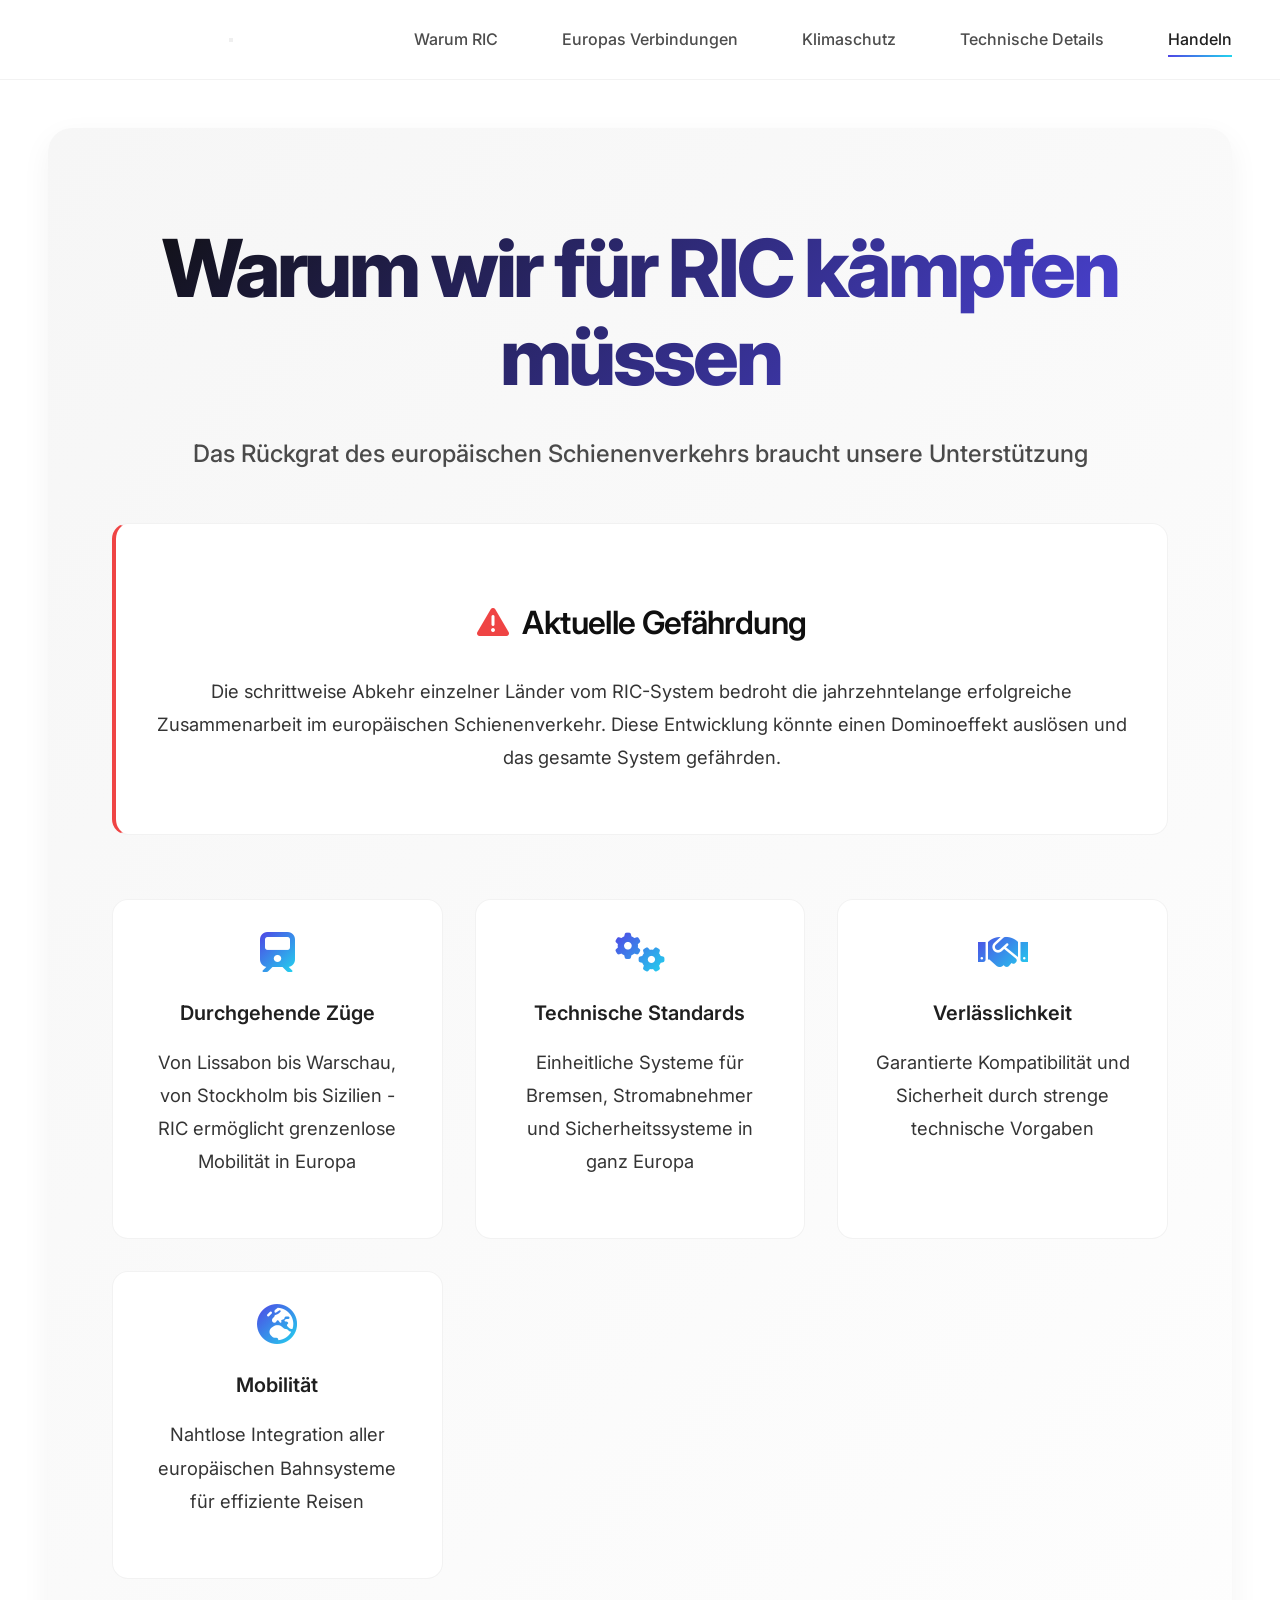
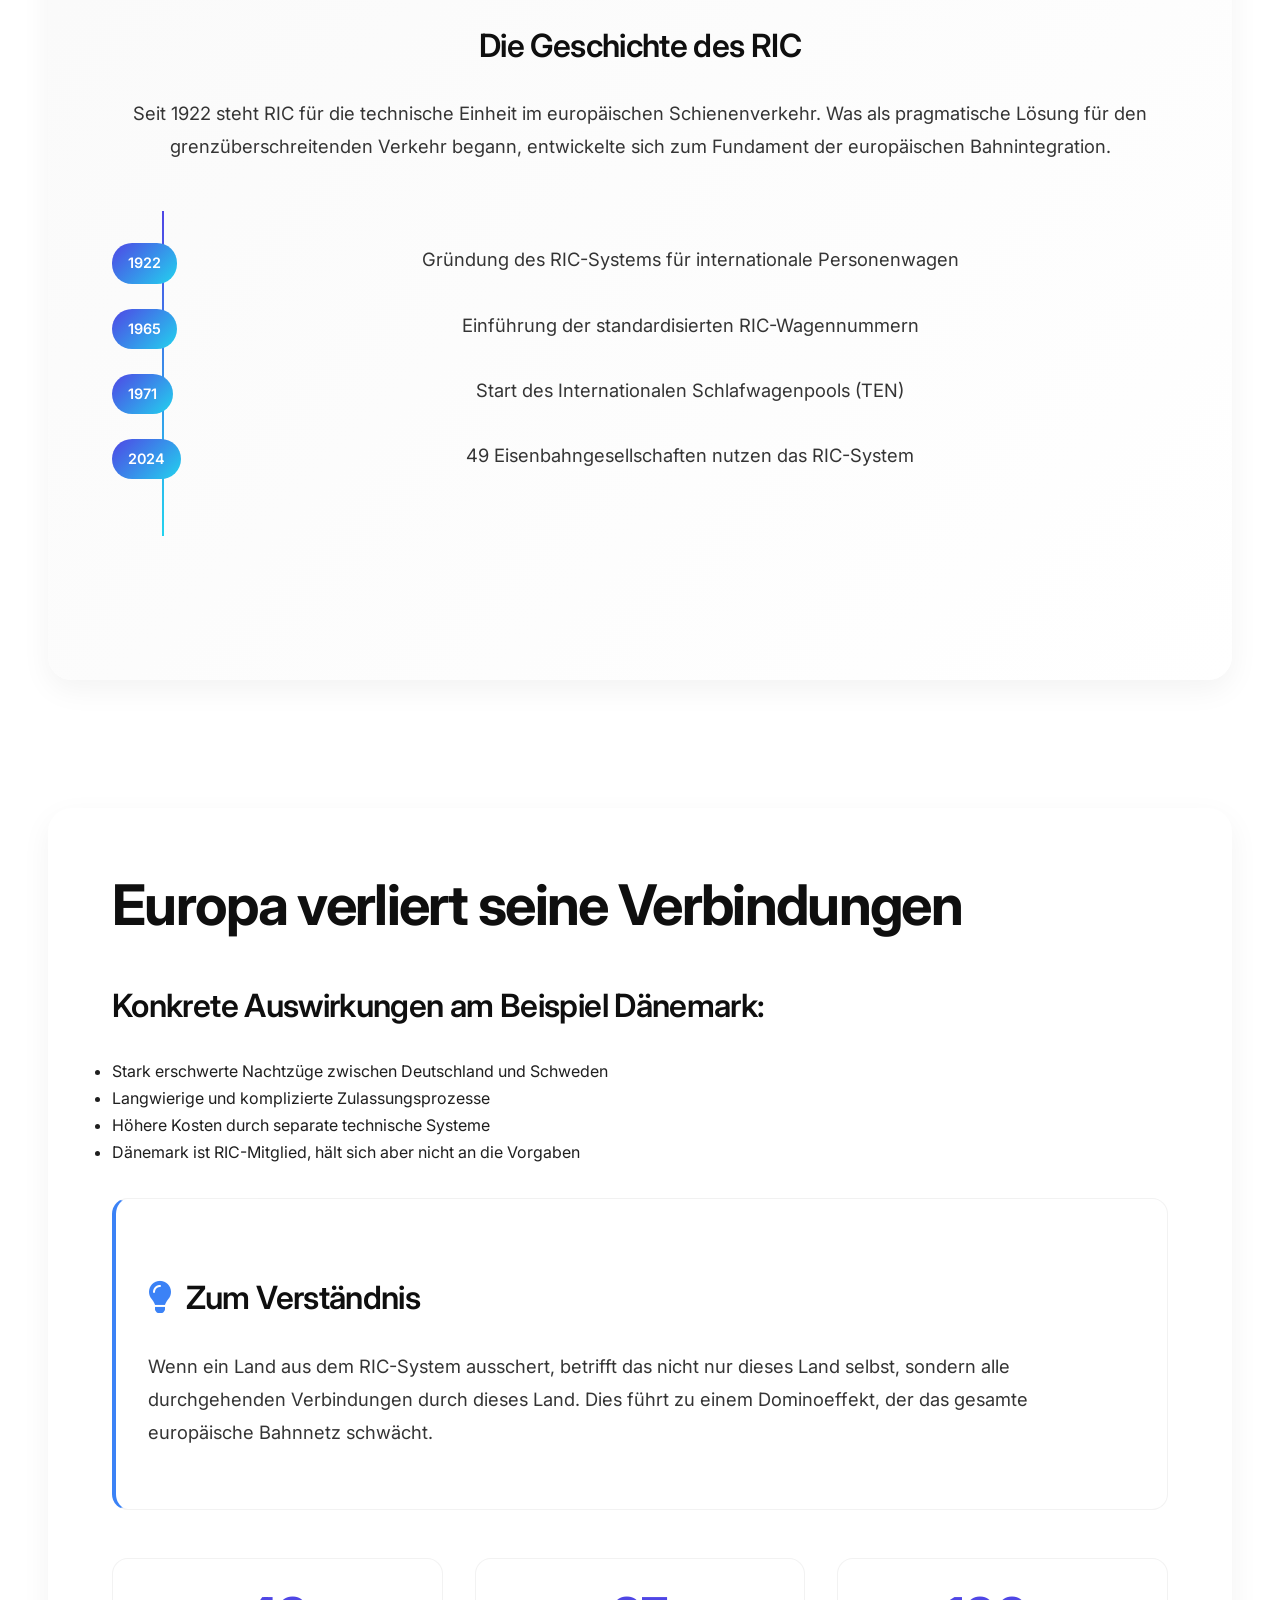
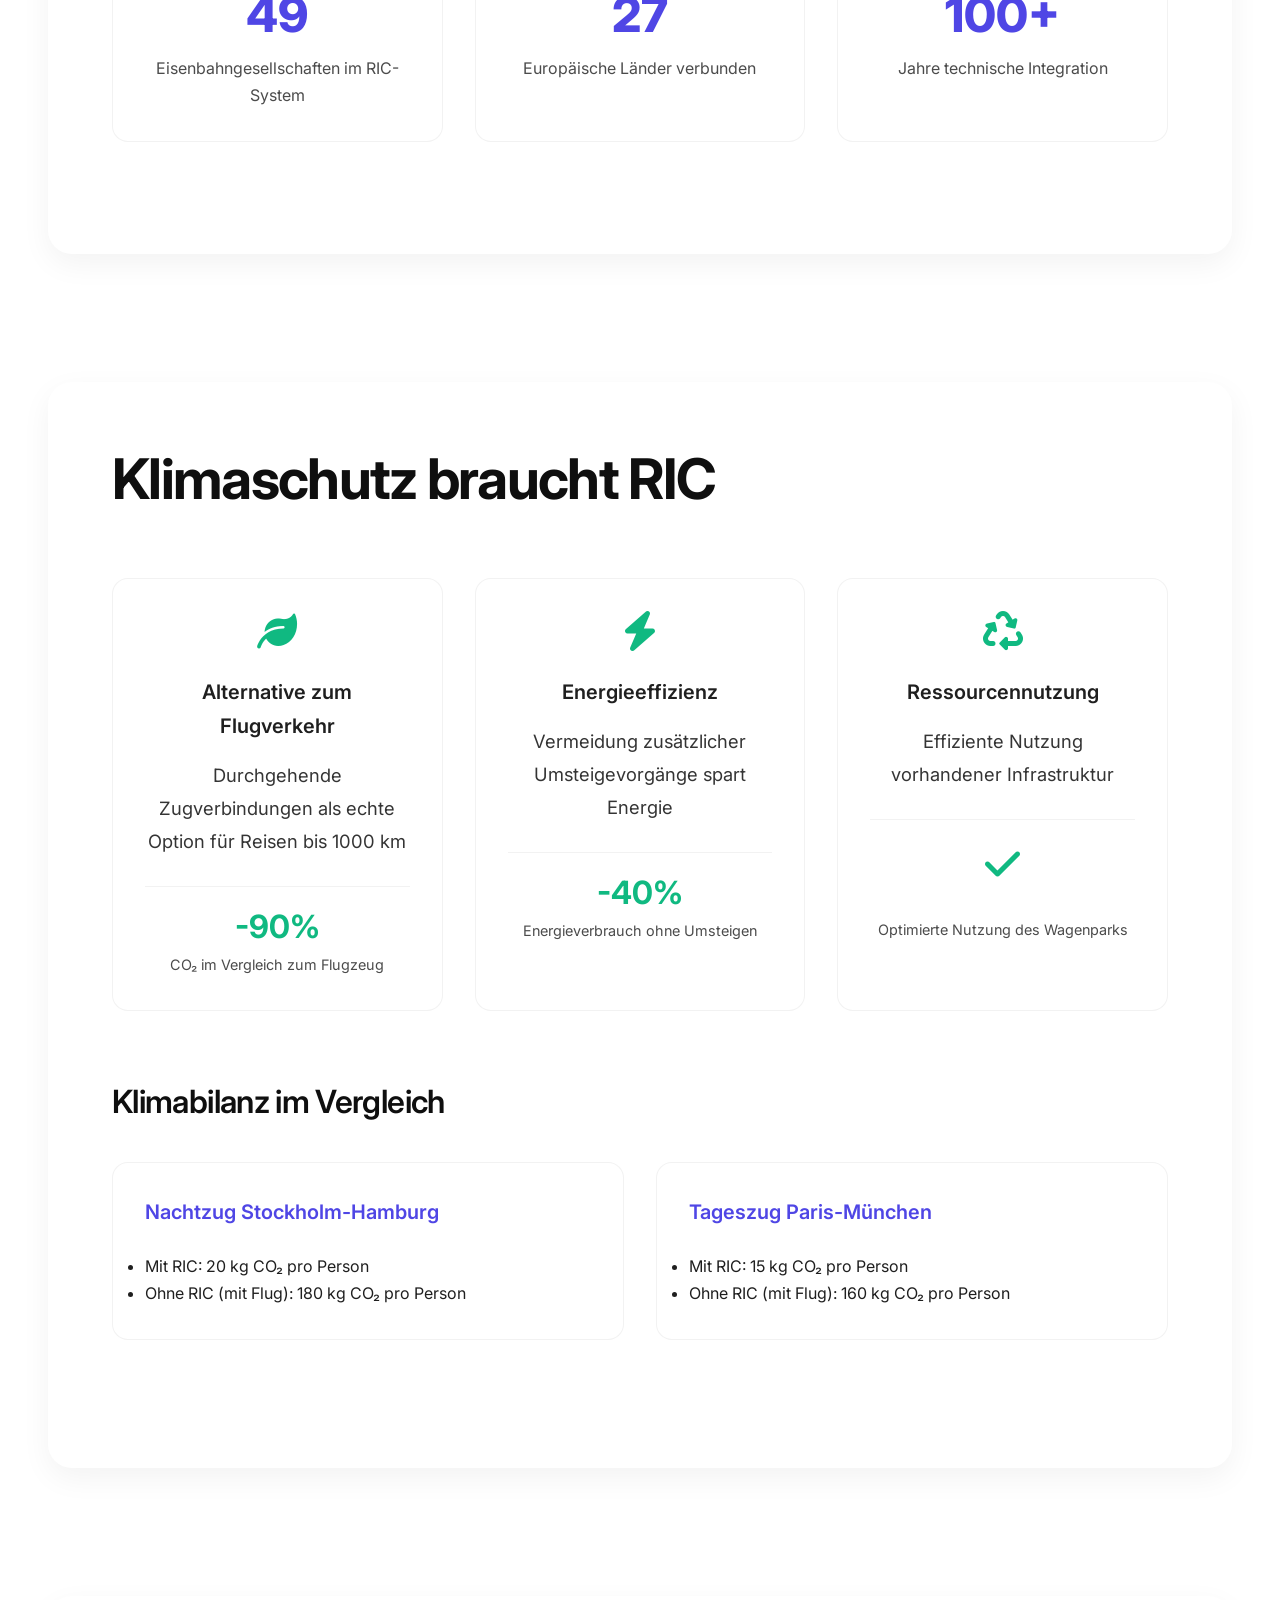
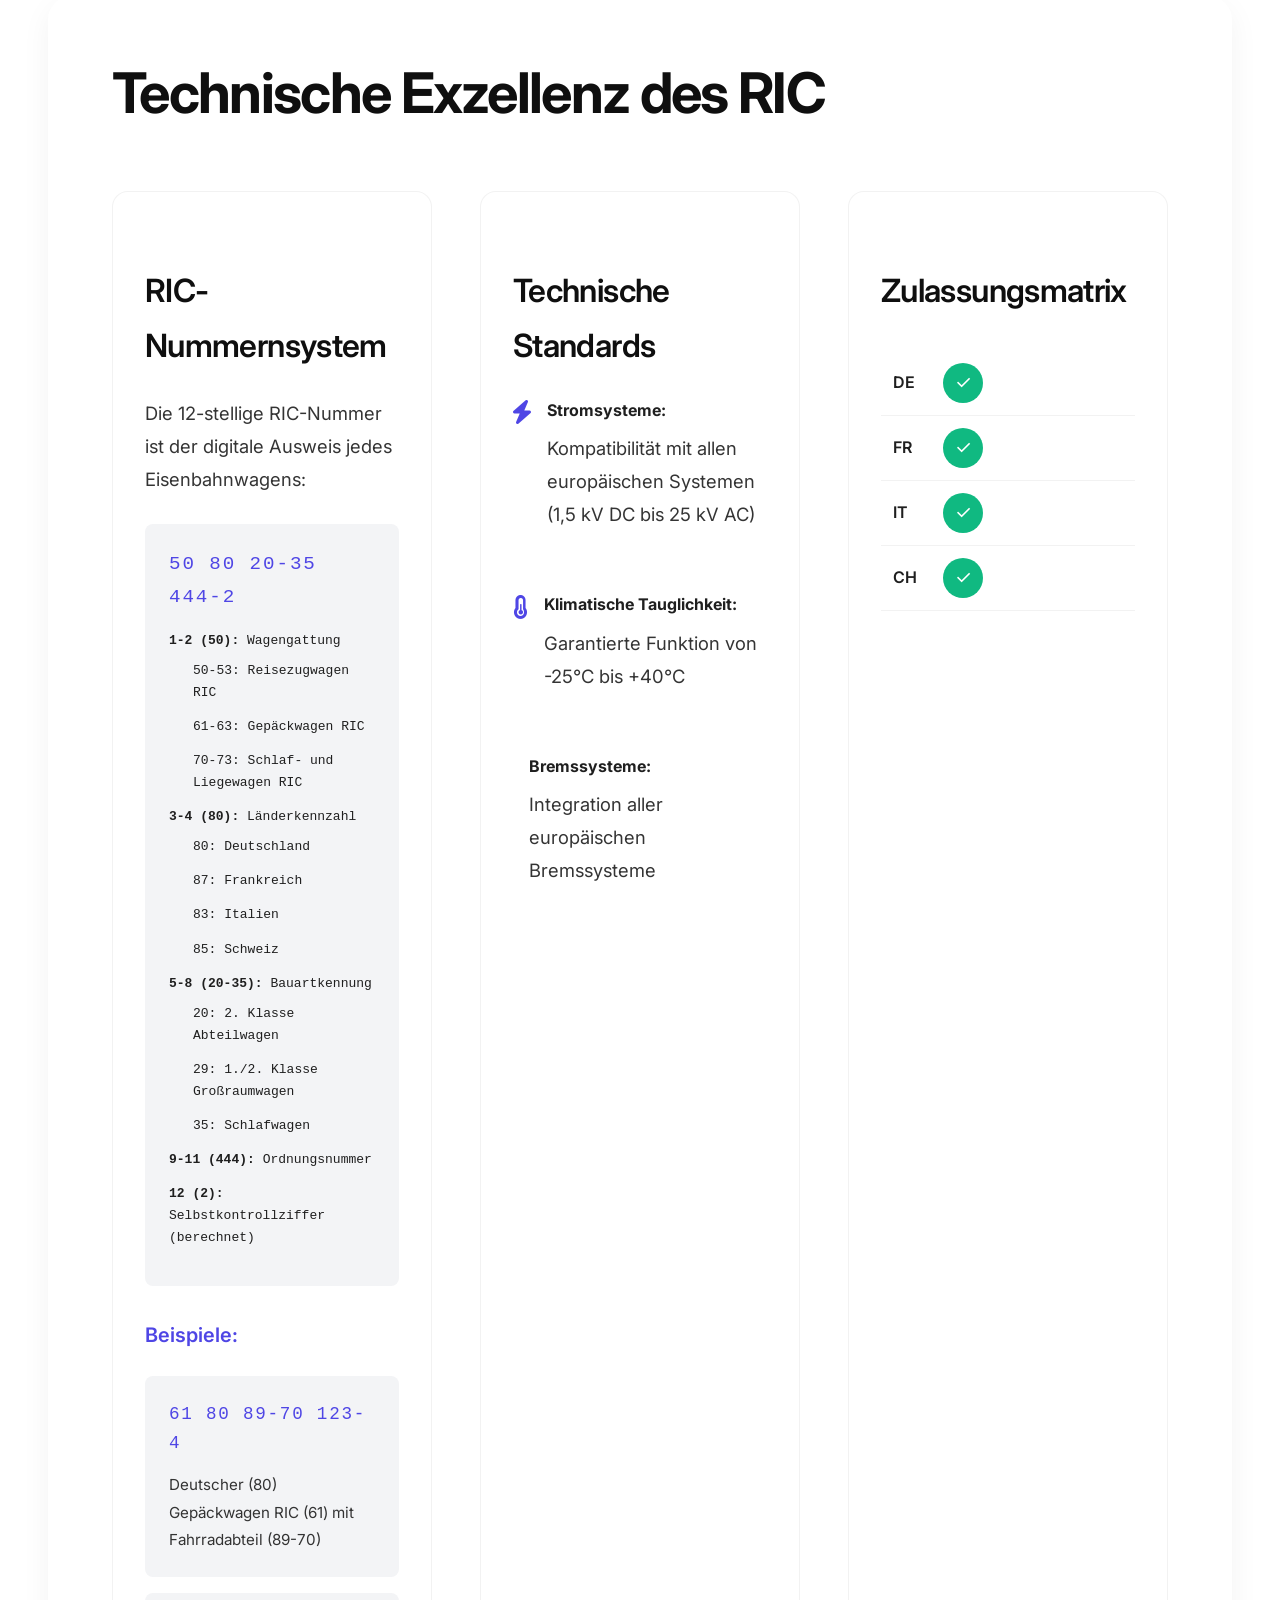
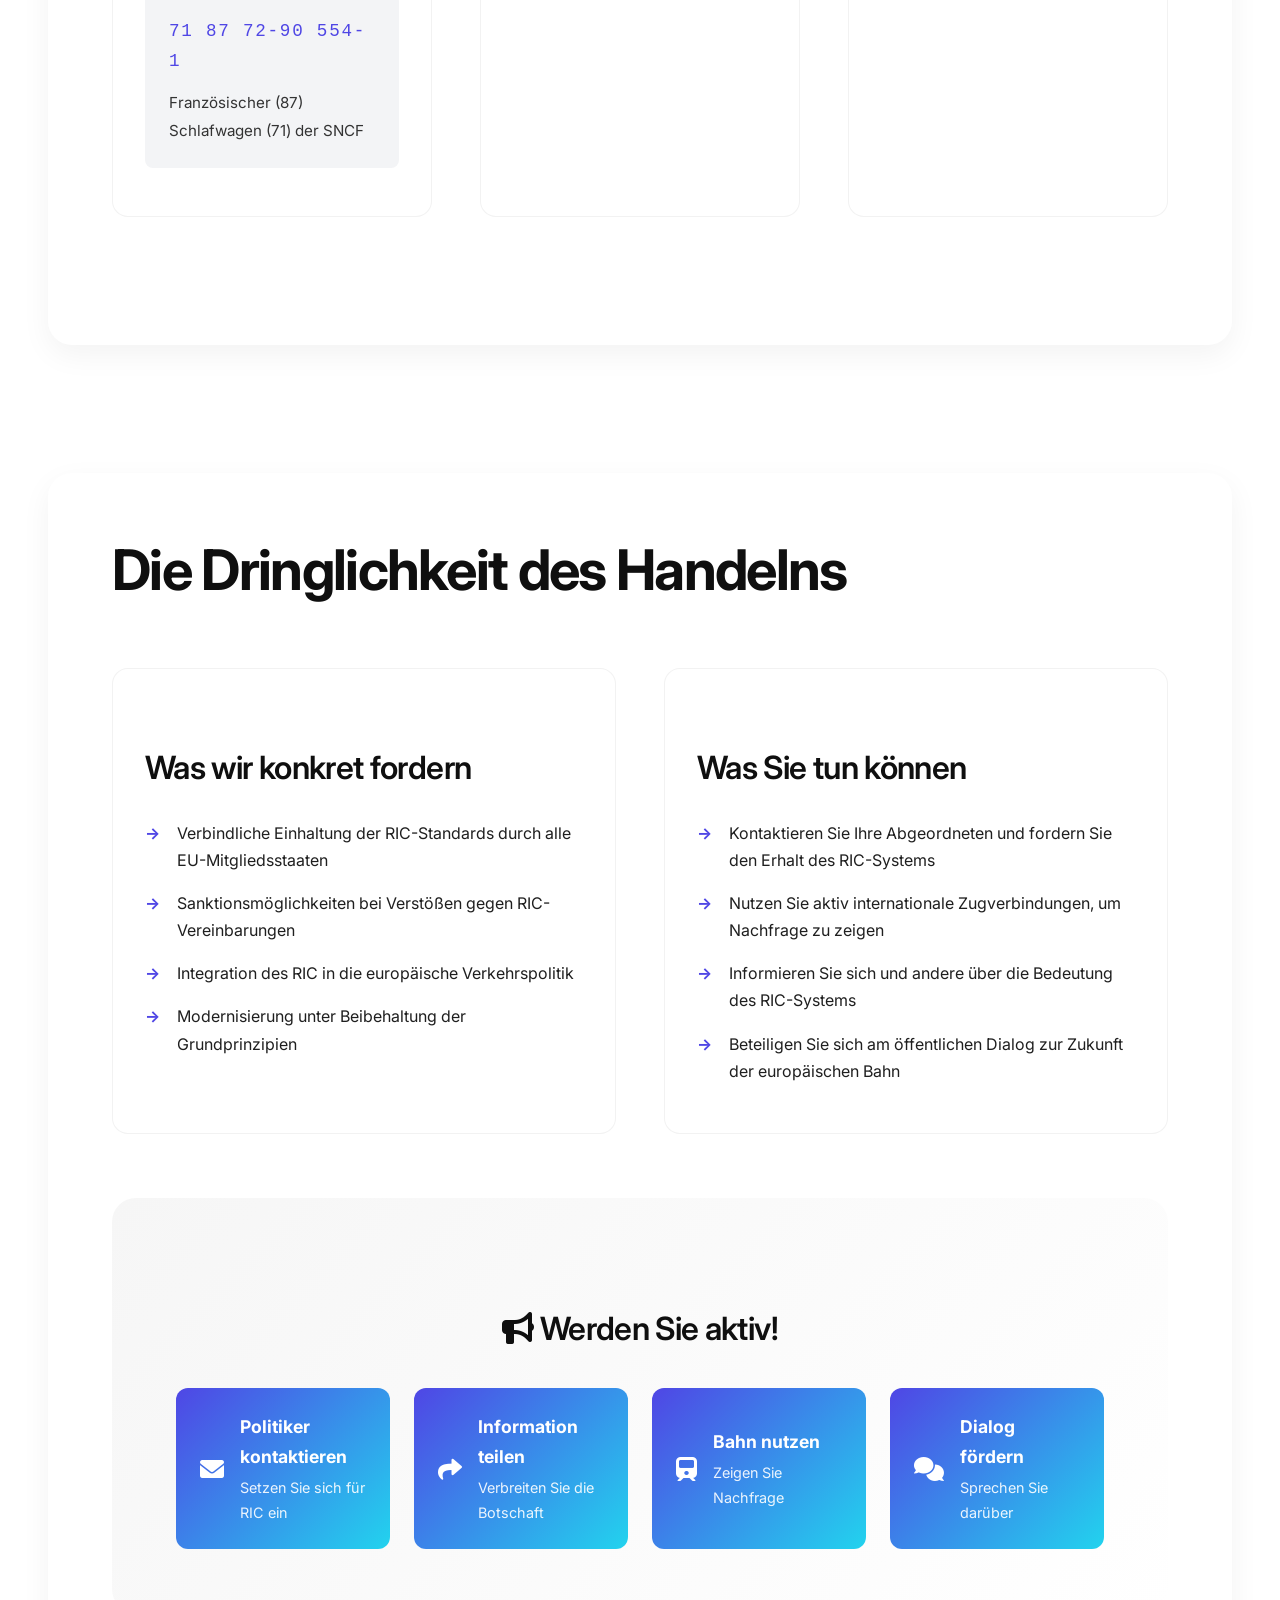
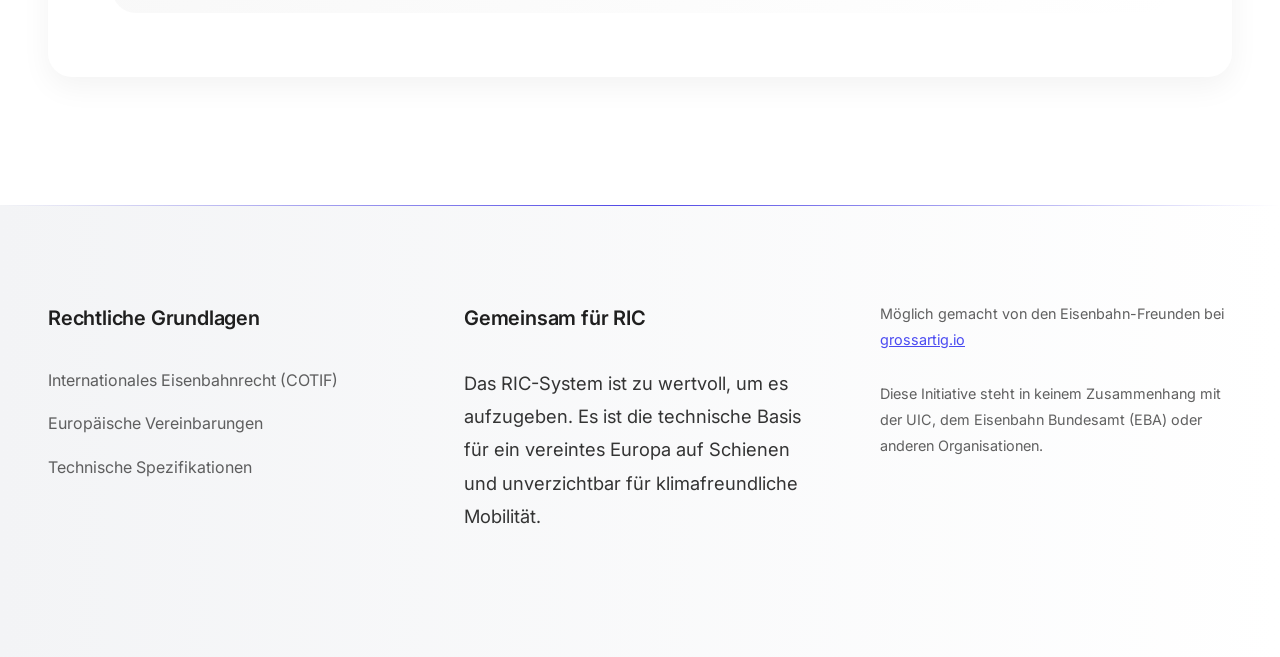
<file: index.html>
<!DOCTYPE html>
<html lang="de">
<head>
    <meta charset="UTF-8">
    <meta name="viewport" content="width=device-width, initial-scale=1.0">
    <meta name="description" content="RIC - Das Herzstück der europäischen Eisenbahnintegration und Symbol der technischen Einheit Europas">
    <meta name="theme-color" content="#1a1a1a">
    <title>RIC: Warum wir kämpfen müssen</title>
    <link rel="preconnect" href="https://fonts.googleapis.com">
    <link rel="preconnect" href="https://fonts.gstatic.com" crossorigin>
    <link href="https://fonts.googleapis.com/css2?family=Inter:wght@400;500;600;700;800&display=swap" rel="stylesheet">
    <link rel="stylesheet" href="styles/main.css">
    <link rel="stylesheet" href="https://cdnjs.cloudflare.com/ajax/libs/font-awesome/6.0.0/css/all.min.css">
</head>
<body>
    <header>
        <nav class="main-nav">
            <div class="nav-brand"></div>
            <button class="nav-toggle" aria-label="Toggle navigation menu">
                <span class="hamburger"></span>
            </button>
            <ul class="nav-menu">
                <li><a href="#intro">Warum RIC</a></li>
                <li><a href="#europa">Europas Verbindungen</a></li>
                <li><a href="#klima">Klimaschutz</a></li>
                <li><a href="#technik">Technische Details</a></li>
                <li><a href="#handeln">Handeln</a></li>
            </ul>
        </nav>
    </header>

    <main>
        <section id="intro" class="section hero">
            <h1>Warum wir für RIC kämpfen müssen</h1>
            <p class="lead">Das Rückgrat des europäischen Schienenverkehrs braucht unsere Unterstützung</p>
            
            <div class="highlight-box danger">
                <h3><i class="fas fa-exclamation-triangle"></i> Aktuelle Gefährdung</h3>
                <p>Die schrittweise Abkehr einzelner Länder vom RIC-System bedroht die jahrzehntelange erfolgreiche Zusammenarbeit im europäischen Schienenverkehr. Diese Entwicklung könnte einen Dominoeffekt auslösen und das gesamte System gefährden.</p>
            </div>

            <div class="feature-grid">
                <div class="feature-item">
                    <i class="fas fa-train"></i>
                    <h4>Durchgehende Züge</h4>
                    <p>Von Lissabon bis Warschau, von Stockholm bis Sizilien - RIC ermöglicht grenzenlose Mobilität in Europa</p>
                </div>
                <div class="feature-item">
                    <i class="fas fa-cogs"></i>
                    <h4>Technische Standards</h4>
                    <p>Einheitliche Systeme für Bremsen, Stromabnehmer und Sicherheitssysteme in ganz Europa</p>
                </div>
                <div class="feature-item">
                    <i class="fas fa-handshake"></i>
                    <h4>Verlässlichkeit</h4>
                    <p>Garantierte Kompatibilität und Sicherheit durch strenge technische Vorgaben</p>
                </div>
                <div class="feature-item">
                    <i class="fas fa-globe-europe"></i>
                    <h4>Mobilität</h4>
                    <p>Nahtlose Integration aller europäischen Bahnsysteme für effiziente Reisen</p>
                </div>
            </div>

            <div class="info-box">
                <h3>Die Geschichte des RIC</h3>
                <p>Seit 1922 steht RIC für die technische Einheit im europäischen Schienenverkehr. Was als pragmatische Lösung für den grenzüberschreitenden Verkehr begann, entwickelte sich zum Fundament der europäischen Bahnintegration.</p>
                <div class="timeline">
                    <div class="timeline-item">
                        <span class="year">1922</span>
                        <p>Gründung des RIC-Systems für internationale Personenwagen</p>
                    </div>
                    <div class="timeline-item">
                        <span class="year">1965</span>
                        <p>Einführung der standardisierten RIC-Wagennummern</p>
                    </div>
                    <div class="timeline-item">
                        <span class="year">1971</span>
                        <p>Start des Internationalen Schlafwagenpools (TEN)</p>
                    </div>
                    <div class="timeline-item">
                        <span class="year">2024</span>
                        <p>49 Eisenbahngesellschaften nutzen das RIC-System</p>
                    </div>
                </div>
            </div>
        </section>

        <section id="europa" class="section">
            <h2>Europa verliert seine Verbindungen</h2>
            
            <div class="content-grid">
                <div class="text-content">
                    <h3>Konkrete Auswirkungen am Beispiel Dänemark:</h3>
                    <ul class="impact-list">
                        <li>Stark erschwerte Nachtzüge zwischen Deutschland und Schweden</li>
                        <li>Langwierige und komplizierte Zulassungsprozesse</li>
                        <li>Höhere Kosten durch separate technische Systeme</li>
                        <li>Dänemark ist RIC-Mitglied, hält sich aber nicht an die Vorgaben </li>
                    </ul>

                    <div class="highlight-box info">
                        <h3><i class="fas fa-lightbulb"></i> Zum Verständnis</h3>
                        <p>Wenn ein Land aus dem RIC-System ausschert, betrifft das nicht nur dieses Land selbst, sondern alle durchgehenden Verbindungen durch dieses Land. Dies führt zu einem Dominoeffekt, der das gesamte europäische Bahnnetz schwächt.</p>
                    </div>

                    <div class="stats-grid">
                        <div class="stat-item">
                            <span class="stat-number">49</span>
                            <span class="stat-label">Eisenbahngesellschaften im RIC-System</span>
                        </div>
                        <div class="stat-item">
                            <span class="stat-number">27</span>
                            <span class="stat-label">Europäische Länder verbunden</span>
                        </div>
                        <div class="stat-item">
                            <span class="stat-number">100+</span>
                            <span class="stat-label">Jahre technische Integration</span>
                        </div>
                    </div>

        </section>

        <section id="klima" class="section">
            <h2>Klimaschutz braucht RIC</h2>
            
            <div class="content-grid">
                <div class="eco-benefits">
                    <div class="benefit-item">
                        <i class="fas fa-leaf"></i>
                        <h4>Alternative zum Flugverkehr</h4>
                        <p>Durchgehende Zugverbindungen als echte Option für Reisen bis 1000 km</p>
                        <div class="benefit-details">
                            <span class="eco-stat">-90%</span>
                            <span class="eco-label">CO₂ im Vergleich zum Flugzeug</span>
                        </div>
                    </div>
                    <div class="benefit-item">
                        <i class="fas fa-bolt"></i>
                        <h4>Energieeffizienz</h4>
                        <p>Vermeidung zusätzlicher Umsteigevorgänge spart Energie</p>
                        <div class="benefit-details">
                            <span class="eco-stat">-40%</span>
                            <span class="eco-label">Energieverbrauch ohne Umsteigen</span>
                        </div>
                    </div>
                    <div class="benefit-item">
                        <i class="fas fa-recycle"></i>
                        <h4>Ressourcennutzung</h4>
                        <p>Effiziente Nutzung vorhandener Infrastruktur</p>
                        <div class="benefit-details">
                            <span class="eco-stat"><i class="fas fa-check"></i></span>
                            <span class="eco-label">Optimierte Nutzung des Wagenparks</span>
                        </div>
                    </div>
                </div>

                <div class="climate-impact">
                    <h3>Klimabilanz im Vergleich</h3>
                    <div class="comparison-grid">
                        <div class="comparison-item">
                            <h4>Nachtzug Stockholm-Hamburg</h4>
                            <ul>
                                <li>Mit RIC: 20 kg CO₂ pro Person</li>
                                <li>Ohne RIC (mit Flug): 180 kg CO₂ pro Person</li>
                            </ul>
                        </div>
                        <div class="comparison-item">
                            <h4>Tageszug Paris-München</h4>
                            <ul>
                                <li>Mit RIC: 15 kg CO₂ pro Person</li>
                                <li>Ohne RIC (mit Flug): 160 kg CO₂ pro Person</li>
                            </ul>
                        </div>
                    </div>
                </div>
            </div>
        </section>

        <section id="technik" class="section">
            <h2>Technische Exzellenz des RIC</h2>
            
            <div class="tech-grid">
                <div class="tech-item">
                    <h3>RIC-Nummernsystem</h3>
                    <p>Die 12-stellige RIC-Nummer ist der digitale Ausweis jedes Eisenbahnwagens:</p>
                    <div class="code-example">
                        <code>50 80 20-35 444-2</code>
                        <ul>
                            <li><strong>1-2 (50):</strong> Wagengattung
                                <ul>
                                    <li>50-53: Reisezugwagen RIC</li>
                                    <li>61-63: Gepäckwagen RIC</li>
                                    <li>70-73: Schlaf- und Liegewagen RIC</li>
                                </ul>
                            </li>
                            <li><strong>3-4 (80):</strong> Länderkennzahl
                                <ul>
                                    <li>80: Deutschland</li>
                                    <li>87: Frankreich</li>
                                    <li>83: Italien</li>
                                    <li>85: Schweiz</li>
                                </ul>
                            </li>
                            <li><strong>5-8 (20-35):</strong> Bauartkennung
                                <ul>
                                    <li>20: 2. Klasse Abteilwagen</li>
                                    <li>29: 1./2. Klasse Großraumwagen</li>
                                    <li>35: Schlafwagen</li>
                                </ul>
                            </li>
                            <li><strong>9-11 (444):</strong> Ordnungsnummer</li>
                            <li><strong>12 (2):</strong> Selbstkontrollziffer (berechnet)</li>
                        </ul>
                    </div>
                    
                    <div class="examples-grid">
                        <h4>Beispiele:</h4>
                        <div class="example">
                            <code>61 80 89-70 123-4</code>
                            <p>Deutscher (80) Gepäckwagen RIC (61) mit Fahrradabteil (89-70)</p>
                        </div>
                        <div class="example">
                            <code>71 87 72-90 554-1</code>
                            <p>Französischer (87) Schlafwagen (71) der SNCF</p>
                        </div>
                    </div>
                </div>

                <div class="tech-item">
                    <h3>Technische Standards</h3>
                    <ul class="tech-list">
                        <li>
                            <i class="fas fa-bolt"></i>
                            <div>
                                <strong>Stromsysteme:</strong>
                                <p>Kompatibilität mit allen europäischen Systemen (1,5 kV DC bis 25 kV AC)</p>
                            </div>
                        </li>
                        <li>
                            <i class="fas fa-thermometer-half"></i>
                            <div>
                                <strong>Klimatische Tauglichkeit:</strong>
                                <p>Garantierte Funktion von -25°C bis +40°C</p>
                            </div>
                        </li>
                        <li>
                            <i class="fas fa-brake-warning"></i>
                            <div>
                                <strong>Bremssysteme:</strong>
                                <p>Integration aller europäischen Bremssysteme</p>
                            </div>
                        </li>
                    </ul>
                </div>

                <div class="tech-item">
                    <h3>Zulassungsmatrix</h3>
                    <div class="matrix-visualization">
                        <div class="matrix-row">
                            <span class="country">DE</span>
                            <span class="approval approved">✓</span>
                        </div>
                        <div class="matrix-row">
                            <span class="country">FR</span>
                            <span class="approval approved">✓</span>
                        </div>
                        <div class="matrix-row">
                            <span class="country">IT</span>
                            <span class="approval approved">✓</span>
                        </div>
                        <div class="matrix-row">
                            <span class="country">CH</span>
                            <span class="approval approved">✓</span>
                        </div>
                    </div>
                </div>
            </div>
        </section>

        <section id="handeln" class="section">
            <h2>Die Dringlichkeit des Handelns</h2>
            
            <div class="action-grid">
                <div class="action-item">
                    <h3>Was wir konkret fordern</h3>
                    <ul class="action-list">
                        <li>Verbindliche Einhaltung der RIC-Standards durch alle EU-Mitgliedsstaaten</li>
                        <li>Sanktionsmöglichkeiten bei Verstößen gegen RIC-Vereinbarungen</li>
                        <li>Integration des RIC in die europäische Verkehrspolitik</li>
                        <li>Modernisierung unter Beibehaltung der Grundprinzipien</li>
                    </ul>
                </div>
                
                <div class="action-item">
                    <h3>Was Sie tun können</h3>
                    <ul class="action-list">
                        <li>Kontaktieren Sie Ihre Abgeordneten und fordern Sie den Erhalt des RIC-Systems</li>
                        <li>Nutzen Sie aktiv internationale Zugverbindungen, um Nachfrage zu zeigen</li>
                        <li>Informieren Sie sich und andere über die Bedeutung des RIC-Systems</li>
                        <li>Beteiligen Sie sich am öffentlichen Dialog zur Zukunft der europäischen Bahn</li>
                    </ul>
                </div>
            </div>

            <div class="cta-box">
                <h3><i class="fas fa-bullhorn"></i> Werden Sie aktiv!</h3>
                <div class="cta-grid">
                    <a href="#" class="cta-button">
                        <i class="fas fa-envelope"></i>
                        <span>
                            <strong>Politiker kontaktieren</strong>
                            <small>Setzen Sie sich für RIC ein</small>
                        </span>
                    </a>
                    <a href="#" class="cta-button">
                        <i class="fas fa-share"></i>
                        <span>
                            <strong>Information teilen</strong>
                            <small>Verbreiten Sie die Botschaft</small>
                        </span>
                    </a>
                    <a href="#" class="cta-button">
                        <i class="fas fa-train"></i>
                        <span>
                            <strong>Bahn nutzen</strong>
                            <small>Zeigen Sie Nachfrage</small>
                        </span>
                    </a>
                    <a href="#" class="cta-button">
                        <i class="fas fa-comments"></i>
                        <span>
                            <strong>Dialog fördern</strong>
                            <small>Sprechen Sie darüber</small>
                        </span>
                    </a>
                </div>
            </div>

        </section>
    </main>

    <footer>
        <div class="footer-content">
            <div class="footer-section">
                <h4>Rechtliche Grundlagen</h4>
                <ul>
                    <li>Internationales Eisenbahnrecht (COTIF)</li>
                    <li>Europäische Vereinbarungen</li>
                    <li>Technische Spezifikationen</li>
                </ul>
            </div>
            <div class="footer-section">
                <h4>Gemeinsam für RIC</h4>
                <p>Das RIC-System ist zu wertvoll, um es aufzugeben. Es ist die technische Basis für ein vereintes Europa auf Schienen und unverzichtbar für klimafreundliche Mobilität.</p>
            </div>
            <div class="footer-section">
                <p class="copyright">Möglich gemacht von den Eisenbahn-Freunden bei <a href="https://grossartig.io">grossartig.io</a></p>
                <p class="copyright">Diese Initiative steht in keinem Zusammenhang mit der UIC, dem Eisenbahn Bundesamt (EBA) oder anderen Organisationen. </a></p>
            </div>
        </div>
    </footer>

    <script src="scripts/main.js"></script>
</body>
</html>
</file>
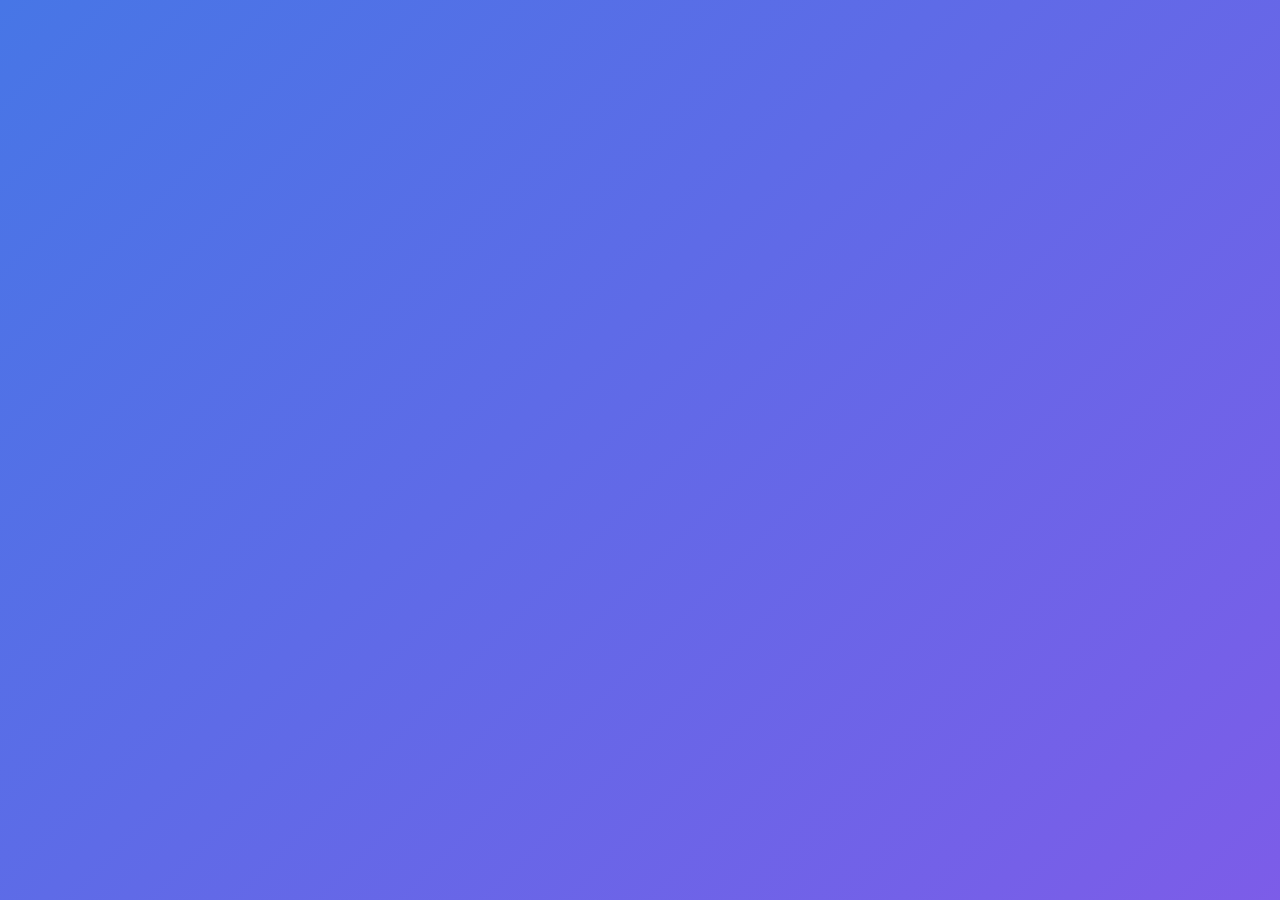
<file: gradient/gs/index.html>
<!DOCTYPE html>
<html lang="en" >
<head>
  <meta charset="UTF-8">
  <title>Verlaufsanimation</title>
  <meta name="viewport" content="width=device-width, initial-scale=1">
  <link rel='stylesheet' href='https://fonts.googleapis.com/css?family=Exo&amp;display=swap'>
<link rel="stylesheet" href="style.css">
</head>
<body>

  <div class="container">
</div>

</body>
</html>
</file>
<file: styles/main.css>
:root {
    --primary-color: #0f0f0f;
    --secondary-color: #4f46e5;
    --accent-color: #22d3ee;
    --danger-color: #ef4444;
    --success-color: #10b981;
    --warning-color: #f59e0b;
    --info-color: #3b82f6;
    --background-color: #ffffff;
    --text-color: #1f1f1f;
    --gray-light: #f3f4f6;
    --header-height: 5rem;
    --max-width: 1400px;
    --transition: all 0.4s cubic-bezier(0.16, 1, 0.3, 1);
}

@keyframes fadeUp {
    0% {
        opacity: 0;
        transform: translateY(30px);
    }
    100% {
        opacity: 1;
        transform: translateY(0);
    }
}

@keyframes scaleIn {
    0% {
        opacity: 0;
        transform: scale(0.9);
    }
    100% {
        opacity: 1;
        transform: scale(1);
    }
}

@keyframes gradientFlow {
    0% {
        background-position: 0% 50%;
    }
    50% {
        background-position: 100% 50%;
    }
    100% {
        background-position: 0% 50%;
    }
}

* {
    margin: 0;
    padding: 0;
    box-sizing: border-box;
}

body {
    font-family: 'Inter', -apple-system, BlinkMacSystemFont, 'Segoe UI', Roboto, sans-serif;
    line-height: 1.7;
    color: var(--text-color);
    background-color: var(--background-color);
    overflow-x: hidden;
}

/* Header and Navigation */
.main-nav {
    position: fixed;
    top: 0;
    width: 100%;
    height: var(--header-height);
    background-color: rgba(255, 255, 255, 0.95);
    backdrop-filter: blur(20px) saturate(180%);
    display: flex;
    justify-content: space-between;
    align-items: center;
    padding: 0 3rem;
    z-index: 1000;
    transition: var(--transition);
    border-bottom: 1px solid rgba(0, 0, 0, 0.05);
}

.nav-brand {
    color: var(--primary-color);
    font-size: 1.5rem;
    font-weight: 800;
    letter-spacing: -0.03em;
    position: relative;
    overflow: hidden;
}

.nav-brand::after {
    content: '';
    position: absolute;
    width: 100%;
    height: 4px;
    bottom: 0;
    left: 0;
    background: linear-gradient(90deg, var(--secondary-color), var(--accent-color));
    transform: translateX(-100%);
    transition: var(--transition);
}

.nav-brand:hover::after {
    transform: translateX(0);
}

.nav-menu {
    display: flex;
    list-style: none;
    gap: 4rem;
}

.nav-menu a {
    color: var(--text-color);
    text-decoration: none;
    font-weight: 500;
    font-size: 1rem;
    transition: var(--transition);
    opacity: 0.8;
    position: relative;
    padding: 0.5rem 0;
}

.nav-menu a::before {
    content: '';
    position: absolute;
    width: 100%;
    height: 2px;
    bottom: 0;
    left: 0;
    background: linear-gradient(90deg, var(--secondary-color), var(--accent-color));
    transform: scaleX(0);
    transform-origin: right;
    transition: transform 0.4s cubic-bezier(0.65, 0, 0.35, 1);
}

.nav-menu a:hover,
.nav-menu a.active {
    opacity: 1;
}

.nav-menu a:hover::before,
.nav-menu a.active::before {
    transform: scaleX(1);
    transform-origin: left;
}

/* Main Content */
main {
    margin-top: calc(var(--header-height) + 2rem);
    padding: 0 3rem;
    max-width: var(--max-width);
    margin-left: auto;
    margin-right: auto;
}

.section {
    margin: 8rem 0;
    padding: 4rem;
    background: var(--background-color);
    border-radius: 24px;
    transition: var(--transition);
    position: relative;
    overflow: hidden;
    box-shadow: 0 10px 30px rgba(0, 0, 0, 0.05);
}

.section::before {
    content: '';
    position: absolute;
    top: 0;
    left: 0;
    width: 100%;
    height: 100%;
    background: linear-gradient(135deg, var(--secondary-color) 0%, var(--accent-color) 100%);
    opacity: 0;
    transition: var(--transition);
    z-index: -1;
}

.section:hover {
    transform: translateY(-5px);
    box-shadow: 0 20px 40px rgba(0, 0, 0, 0.1);
}

.section:hover::before {
    opacity: 0.03;
}

.hero {
    text-align: center;
    padding: 6rem 4rem;
    background: linear-gradient(135deg, #f6f6f6 0%, #ffffff 100%);
}

.lead {
    font-size: 1.5rem;
    color: var(--text-color);
    opacity: 0.8;
    margin-bottom: 3rem;
    font-weight: 500;
}

h1 {
    font-size: 5rem;
    color: var(--primary-color);
    margin-bottom: 2rem;
    line-height: 1.1;
    letter-spacing: -0.04em;
    font-weight: 800;
    background: linear-gradient(135deg, var(--primary-color), var(--secondary-color));
    -webkit-background-clip: text;
    -webkit-text-fill-color: transparent;
    animation: scaleIn 0.6s cubic-bezier(0.16, 1, 0.3, 1) forwards;
}

h2 {
    font-size: 3.5rem;
    color: var(--primary-color);
    margin-bottom: 2.5rem;
    letter-spacing: -0.03em;
    font-weight: 700;
    line-height: 1.2;
}

h3 {
    font-size: 2rem;
    color: var(--primary-color);
    margin: 2.5rem 0 1.5rem 0;
    letter-spacing: -0.02em;
    font-weight: 600;
}

h4 {
    font-size: 1.25rem;
    margin-bottom: 1rem;
    font-weight: 600;
}

p {
    margin-bottom: 1.75rem;
    font-size: 1.15rem;
    opacity: 0.9;
    line-height: 1.8;
}

/* Feature Grid */
.feature-grid {
    display: grid;
    grid-template-columns: repeat(auto-fit, minmax(250px, 1fr));
    gap: 2rem;
    margin-top: 4rem;
}

.feature-item {
    padding: 2rem;
    background: white;
    border-radius: 16px;
    text-align: center;
    transition: var(--transition);
    border: 1px solid rgba(0, 0, 0, 0.05);
}

.feature-item:hover {
    transform: translateY(-5px);
    box-shadow: 0 15px 30px rgba(0, 0, 0, 0.1);
}

.feature-item i {
    font-size: 2.5rem;
    margin-bottom: 1.5rem;
    background: linear-gradient(135deg, var(--secondary-color), var(--accent-color));
    -webkit-background-clip: text;
    -webkit-text-fill-color: transparent;
}

/* Highlight Boxes */
.highlight-box {
    padding: 2rem;
    border-radius: 16px;
    margin: 2rem 0;
    background: white;
    border: 1px solid rgba(0, 0, 0, 0.05);
    transition: var(--transition);
}

.highlight-box:hover {
    transform: translateY(-3px);
    box-shadow: 0 10px 30px rgba(0, 0, 0, 0.1);
}

.highlight-box.danger {
    border-left: 4px solid var(--danger-color);
}

.highlight-box.info {
    border-left: 4px solid var(--info-color);
}

.highlight-box i {
    margin-right: 0.5rem;
    color: var(--danger-color);
}

.highlight-box.info i {
    color: var(--info-color);
}

/* Timeline */
.timeline {
    margin: 3rem 0;
    position: relative;
    padding: 2rem 0;
}

.timeline::before {
    content: '';
    position: absolute;
    top: 0;
    left: 50px;
    height: 100%;
    width: 2px;
    background: linear-gradient(to bottom, var(--secondary-color), var(--accent-color));
}

.timeline-item {
    margin-bottom: 2rem;
    padding-left: 100px;
    position: relative;
}

.year {
    position: absolute;
    left: 0;
    background: linear-gradient(135deg, var(--secondary-color), var(--accent-color));
    color: white;
    padding: 0.5rem 1rem;
    border-radius: 20px;
    font-weight: 600;
    font-size: 0.9rem;
}

/* Statistics Grid */
.stats-grid {
    display: grid;
    grid-template-columns: repeat(auto-fit, minmax(200px, 1fr));
    gap: 2rem;
    margin: 3rem 0;
}

.stat-item {
    text-align: center;
    padding: 2rem;
    background: white;
    border-radius: 16px;
    transition: var(--transition);
    border: 1px solid rgba(0, 0, 0, 0.05);
}

.stat-item:hover {
    transform: translateY(-5px);
    box-shadow: 0 15px 30px rgba(0, 0, 0, 0.1);
}

.stat-number {
    display: block;
    font-size: 3rem;
    font-weight: 800;
    color: var(--secondary-color);
    line-height: 1;
    margin-bottom: 1rem;
}

.stat-label {
    font-size: 1rem;
    opacity: 0.8;
    line-height: 1.4;
}

/* Case Study */
.case-study {
    background: white;
    padding: 2rem;
    border-radius: 16px;
    margin: 3rem 0;
    border: 1px solid rgba(0, 0, 0, 0.05);
}

.case-study h4 {
    color: var(--secondary-color);
    margin-bottom: 1.5rem;
}

/* Climate Impact */
.climate-impact {
    margin: 4rem 0;
}

.comparison-grid {
    display: grid;
    grid-template-columns: repeat(auto-fit, minmax(280px, 1fr));
    gap: 2rem;
    margin-top: 2rem;
}

.comparison-item {
    background: white;
    padding: 2rem;
    border-radius: 16px;
    border: 1px solid rgba(0, 0, 0, 0.05);
}

.comparison-item h4 {
    color: var(--secondary-color);
    margin-bottom: 1.5rem;
}

/* Technical Details */
.tech-grid {
    display: grid;
    grid-template-columns: repeat(auto-fit, minmax(300px, 1fr));
    gap: 3rem;
    margin: 4rem 0;
}

.tech-item {
    background: white;
    padding: 2rem;
    border-radius: 16px;
    border: 1px solid rgba(0, 0, 0, 0.05);
    transition: var(--transition);
}

.tech-item:hover {
    transform: translateY(-5px);
    box-shadow: 0 15px 30px rgba(0, 0, 0, 0.1);
}

.code-example {
    background: var(--gray-light);
    padding: 1.5rem;
    border-radius: 8px;
    margin: 1.5rem 0;
    font-family: monospace;
}

.code-example code {
    display: block;
    font-size: 1.2rem;
    color: var(--secondary-color);
    margin-bottom: 1rem;
    letter-spacing: 0.1em;
}

.code-example ul {
    list-style: none;
    margin: 0;
}

.code-example ul ul {
    margin-left: 1.5rem;
    margin-top: 0.5rem;
}

.code-example li {
    margin-bottom: 0.75rem;
}

.examples-grid {
    margin-top: 2rem;
}

.examples-grid h4 {
    margin-bottom: 1.5rem;
    color: var(--secondary-color);
}

.example {
    background: var(--gray-light);
    padding: 1.5rem;
    border-radius: 8px;
    margin-bottom: 1rem;
}

.example code {
    display: block;
    font-size: 1.1rem;
    color: var(--secondary-color);
    margin-bottom: 0.75rem;
    letter-spacing: 0.1em;
}

.example p {
    margin: 0;
    font-size: 0.95rem;
    opacity: 0.9;
}

.tech-list {
    list-style: none;
    margin: 0;
}

.tech-list li {
    display: flex;
    align-items: flex-start;
    gap: 1rem;
    margin-bottom: 2rem;
}

.tech-list i {
    font-size: 1.5rem;
    color: var(--secondary-color);
    flex-shrink: 0;
    margin-top: 0.2rem;
}

.tech-list strong {
    display: block;
    margin-bottom: 0.5rem;
}

/* Matrix Visualization */
.matrix-visualization {
    margin-top: 2rem;
}

.matrix-row {
    display: flex;
    align-items: center;
    padding: 0.75rem;
    border-bottom: 1px solid rgba(0, 0, 0, 0.05);
}

.country {
    width: 50px;
    font-weight: 600;
}

.approval {
    width: 40px;
    height: 40px;
    display: flex;
    align-items: center;
    justify-content: center;
    border-radius: 50%;
    font-size: 1.2rem;
}

.approval.approved {
    background: var(--success-color);
    color: white;
}

/* Action Grid */
.action-grid {
    display: grid;
    grid-template-columns: repeat(auto-fit, minmax(300px, 1fr));
    gap: 3rem;
    margin: 4rem 0;
}

.action-item {
    padding: 2rem;
    background: white;
    border-radius: 16px;
    border: 1px solid rgba(0, 0, 0, 0.05);
    transition: var(--transition);
}

.action-item:hover {
    transform: translateY(-5px);
    box-shadow: 0 15px 30px rgba(0, 0, 0, 0.1);
}

.action-list {
    list-style: none;
    margin: 0;
}

.action-list li {
    margin-bottom: 1rem;
    padding-left: 2rem;
    position: relative;
}

.action-list li::before {
    content: '→';
    position: absolute;
    left: 0;
    color: var(--secondary-color);
    font-weight: bold;
}

/* CTA Section */
.cta-box {
    text-align: center;
    padding: 4rem;
    margin-top: 4rem;
    background: linear-gradient(135deg, #f6f6f6 0%, #ffffff 100%);
    border-radius: 24px;
}

.cta-grid {
    display: grid;
    grid-template-columns: repeat(auto-fit, minmax(200px, 1fr));
    gap: 1.5rem;
    margin-top: 2rem;
}

.cta-button {
    display: flex;
    align-items: center;
    gap: 1rem;
    padding: 1.5rem;
    background: linear-gradient(135deg, var(--secondary-color), var(--accent-color));
    color: white;
    text-decoration: none;
    border-radius: 12px;
    transition: var(--transition);
}

.cta-button:hover {
    transform: translateY(-3px);
    box-shadow: 0 10px 20px rgba(79, 70, 229, 0.2);
}

.cta-button i {
    font-size: 1.5rem;
}

.cta-button span {
    display: flex;
    flex-direction: column;
    align-items: flex-start;
    text-align: left;
}

.cta-button strong {
    font-size: 1.1rem;
    margin-bottom: 0.25rem;
}

.cta-button small {
    opacity: 0.9;
    font-size: 0.9rem;
}

/* Events */
.next-events {
    margin-top: 4rem;
}

.event-grid {
    display: grid;
    grid-template-columns: repeat(auto-fit, minmax(280px, 1fr));
    gap: 2rem;
    margin-top: 2rem;
}

.event-item {
    display: flex;
    align-items: center;
    gap: 2rem;
    background: white;
    padding: 1.5rem;
    border-radius: 16px;
    border: 1px solid rgba(0, 0, 0, 0.05);
    transition: var(--transition);
}

.event-item:hover {
    transform: translateY(-5px);
    box-shadow: 0 15px 30px rgba(0, 0, 0, 0.1);
}

.event-date {
    text-align: center;
    padding: 1rem;
    background: var(--gray-light);
    border-radius: 12px;
    min-width: 80px;
}

.event-date .day {
    display: block;
    font-size: 1.5rem;
    font-weight: 700;
    line-height: 1;
    color: var(--secondary-color);
}

.event-date .month {
    display: block;
    font-size: 0.9rem;
    margin-top: 0.25rem;
    opacity: 0.8;
}

.event-details h4 {
    margin-bottom: 0.5rem;
}

.event-details p {
    margin: 0;
    opacity: 0.8;
    font-size: 0.95rem;
}

/* Eco Benefits */
.eco-benefits {
    display: grid;
    grid-template-columns: repeat(auto-fit, minmax(280px, 1fr));
    gap: 2rem;
    margin: 4rem 0;
}

.benefit-item {
    padding: 2rem;
    background: white;
    border-radius: 16px;
    text-align: center;
    transition: var(--transition);
    border: 1px solid rgba(0, 0, 0, 0.05);
}

.benefit-item:hover {
    transform: translateY(-5px);
    box-shadow: 0 15px 30px rgba(0, 0, 0, 0.1);
}

.benefit-item i {
    font-size: 2.5rem;
    margin-bottom: 1.5rem;
    color: var(--success-color);
}

.benefit-details {
    margin-top: 1.5rem;
    padding-top: 1.5rem;
    border-top: 1px solid rgba(0, 0, 0, 0.05);
}

.eco-stat {
    display: block;
    font-size: 2rem;
    font-weight: 700;
    color: var(--success-color);
    line-height: 1;
    margin-bottom: 0.5rem;
}

.eco-label {
    font-size: 0.9rem;
    opacity: 0.8;
}

/* Footer */
footer {
    background: linear-gradient(to right, var(--gray-light), #fff);
    color: var(--text-color);
    padding: 6rem 3rem;
    margin-top: 8rem;
    position: relative;
    overflow: hidden;
}

footer::before {
    content: '';
    position: absolute;
    top: 0;
    left: 0;
    width: 100%;
    height: 1px;
    background: linear-gradient(90deg, transparent, var(--secondary-color), transparent);
}

.footer-content {
    max-width: var(--max-width);
    margin: 0 auto;
    display: grid;
    grid-template-columns: repeat(auto-fit, minmax(300px, 1fr));
    gap: 4rem;
}

.footer-section h4 {
    margin-bottom: 2rem;
    font-size: 1.25rem;
    font-weight: 600;
    letter-spacing: -0.01em;
}

.footer-section ul {
    list-style: none;
    margin-left: 0;
}

.footer-section li {
    margin-bottom: 1rem;
    opacity: 0.7;
    transition: var(--transition);
    cursor: pointer;
}

.footer-section li:hover {
    opacity: 1;
    transform: translateX(10px);
}

.contact-list {
    list-style: none;
    margin: 0;
}

.contact-list li {
    display: flex;
    align-items: center;
    gap: 1rem;
    margin-bottom: 1rem;
}

.contact-list i {
    color: var(--secondary-color);
}

.copyright {
    opacity: 0.7;
    font-size: 0.9rem;
}

/* Mobile Design */
@media (max-width: 768px) {
    :root {
        --header-height: 4.5rem;
    }

    .main-nav {
        padding: 0 1.5rem;
    }

    .nav-menu {
        display: none;
        position: fixed;
        top: var(--header-height);
        left: 0;
        width: 100%;
        height: calc(100vh - var(--header-height));
        background: rgba(255, 255, 255, 0.98);
        backdrop-filter: blur(20px) saturate(180%);
        flex-direction: column;
        justify-content: center;
        align-items: center;
        gap: 2.5rem;
        padding: 2rem;
        opacity: 0;
        transform: translateY(-10px);
        transition: var(--transition);
    }

    .nav-menu.active {
        display: flex;
        opacity: 1;
        transform: translateY(0);
    }

    .nav-menu a {
        font-size: 1.5rem;
        padding: 1rem;
    }

    .nav-toggle {
        display: block;
        width: 48px;
        height: 48px;
        padding: 12px;
        background: none;
        border: none;
        cursor: pointer;
        position: relative;
    }

    .hamburger,
    .hamburger::before,
    .hamburger::after {
        content: '';
        display: block;
        width: 24px;
        height: 2px;
        background: var(--primary-color);
        transition: var(--transition);
    }

    .hamburger::before {
        transform: translateY(-8px);
    }

    .hamburger::after {
        transform: translateY(6px);
    }

    .nav-toggle.active .hamburger {
        transform: rotate(45deg);
    }

    .nav-toggle.active .hamburger::before {
        opacity: 0;
    }

    .nav-toggle.active .hamburger::after {
        transform: translateY(-2px) rotate(-90deg);
    }

    main {
        padding: 0 1.5rem;
    }

    .section {
        padding: 2.5rem 1.5rem;
        margin: 4rem 0;
        border-radius: 16px;
    }

    h1 {
        font-size: 3rem;
    }

    h2 {
        font-size: 2.5rem;
    }

    h3 {
        font-size: 1.75rem;
    }

    p {
        font-size: 1.1rem;
    }

    .feature-grid,
    .action-grid,
    .eco-benefits,
    .tech-grid,
    .stats-grid {
        grid-template-columns: 1fr;
    }

    .timeline::before {
        left: 20px;
    }

    .timeline-item {
        padding-left: 60px;
    }

    .year {
        font-size: 0.8rem;
        padding: 0.4rem 0.8rem;
    }

    .event-item {
        flex-direction: column;
        gap: 1rem;
        text-align: center;
    }

    .event-date {
        margin: 0 auto;
    }

    .tech-list li {
        flex-direction: column;
        text-align: center;
    }

    .tech-list i {
        margin: 0 auto 1rem;
    }

    .matrix-visualization {
        overflow-x: auto;
    }

    .cta-box {
        padding: 2rem;
    }

    .footer-content {
        grid-template-columns: 1fr;
        gap: 3rem;
    }
}
</file>
<file: gradient/gs/style.css>
body {
	margin: 0;
	width: 100%;
	height: 100vh;
	font-family: "Exo", sans-serif;
	color: #fff;
	background: linear-gradient(-45deg, #4776e6, #8e54e9, #8e54e9, #4776e6 );
	background-size: 400% 400%;
	-webkit-animation: gradientBG 5s ease infinite;
	        animation: gradientBG 5s ease infinite;
}
.container {
	width: 100%;
	position: absolute;
	top: 35%;
	text-align: center;
}
h1 {
	font-weight: 900;
}
a {
	text-decoration: none;
	color: #212121;
}
@-webkit-keyframes gradientBG {
	0% {
		background-position: 0% 50%;
	}
	50% {
		background-position: 100% 50%;
	}
	100% {
		background-position: 0% 50%;
	}
}
@keyframes gradientBG {
	0% {
		background-position: 0% 50%;
	}
	50% {
		background-position: 100% 50%;
	}
	100% {
		background-position: 0% 50%;
	}
}
</file>
